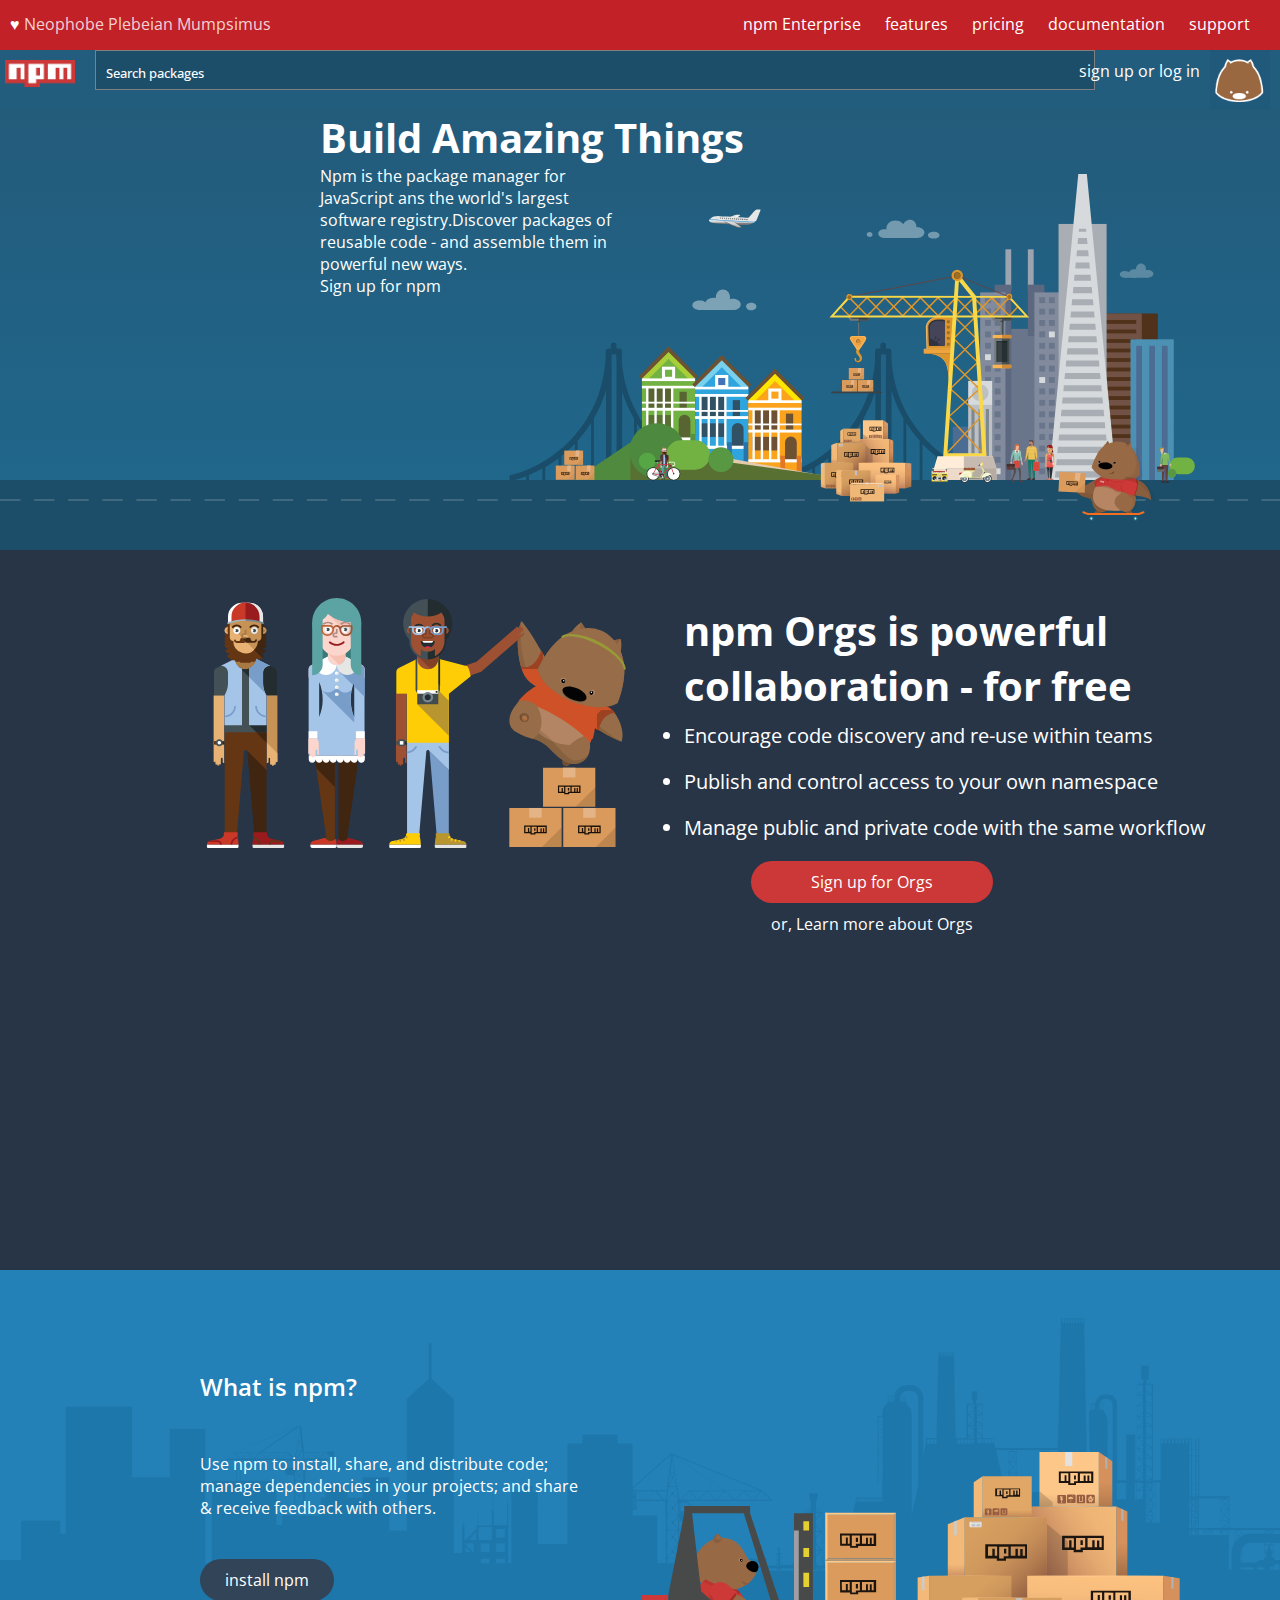
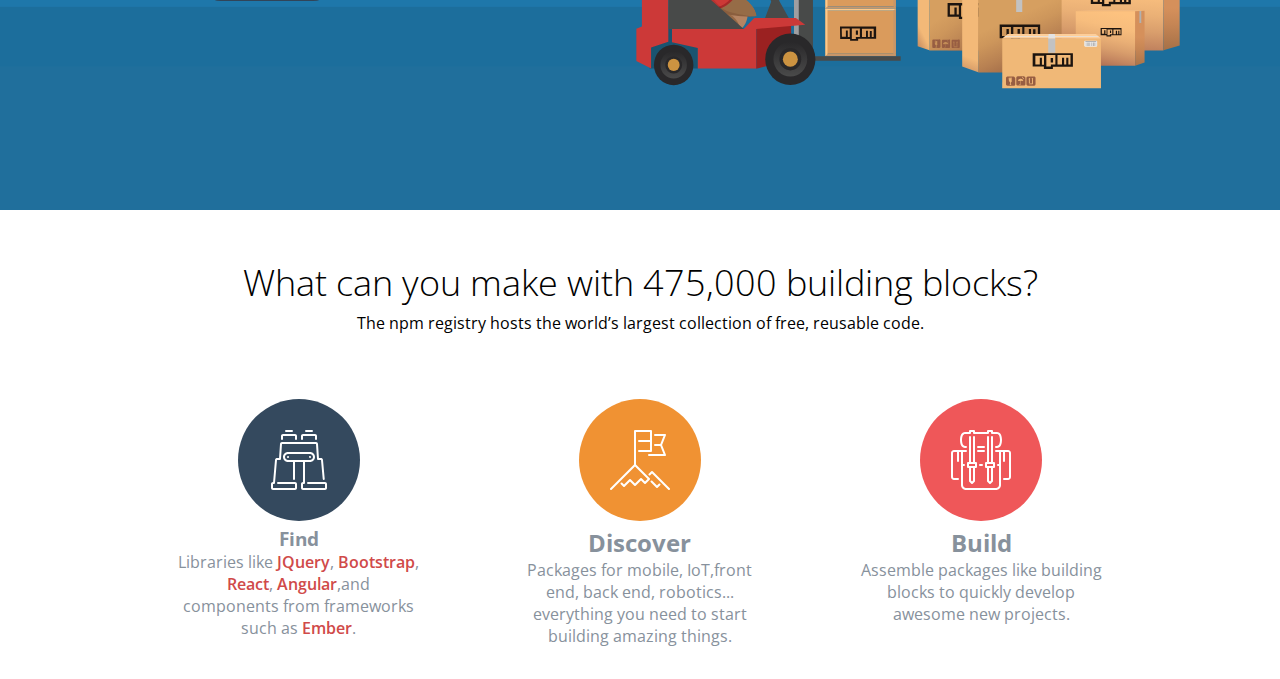
<file: npm clon/index.html>
<!DOCTYPE html>
<html lang="en">
<head>
  <meta charset="UTF-8">
  <meta name="viewport" content="width=device-width, initial-scale=1.0">
  <meta http-equiv="X-UA-Compatible" content="ie=edge">
  <link rel="stylesheet" href="styles.css">
  <link href="https://fonts.googleapis.com/css?family=Open+Sans" rel="stylesheet"> 
  <title>npm</title>
</head>
<body>
  <nav>
    <div class="heart-text">
      <a class="heart" href="#">♥︎</a>
      <span class="acronym">Neophobe Plebeian Mumpsimus</span>
    </div>
    <ul class="top-links">
      <li><a href="#">npm Enterprise</a></li>
      <li><a href="#">features</a></li>
      <li><a href="#">pricing</a></li>
      <li><a href="#">documentation</a></li>
      <li><a href="#">support</a></li>
    </ul>
  </nav>
  <header>
    <div class="search-bar">
      <a href=""><img class="npm-logo inline-block float-left" src="images/npm-logo.png" alt=""> </a>
      <div class="float-left input-container">
        <form action="">
          <input class="margin-rigth" type="search" name="" aria-label="Search packages" placeholder="Search packages">
        </form>
      </div>
      <div class="float-right margin-top-20">
        <img class="float-right bear-logo" src="images/bear-logo.png" alt="" width="60px">
        <a class="no-underline" href="">sign up</a>
        <span>or</span>  
        <a class="no-underline" href="">log in</a></p>
      </div>
      <div class="clearfix"></div>
    </div>
    
    <div id="city">
        <h1 class="font-2-5">Build Amazing Things</h1>
        <p>
          Npm is the package manager for <br> 
          JavaScript ans the world's largest <br>
          software registry.Discover packages of <br>
          reusable code - and assemble them in <br>
          powerful new ways.
        </p>
        <a href="#">Sign up for npm</a>
    </div>
  </header>
  <section id="section-1" class="collaboration">
    <div class="top-3">
      <img src="images/collaboration.svg" alt=" collaboration" class="collaboration-image">
      <div class="float-right collaboration-text center">
        <h2 class="font-2-5">npm Orgs is powerful collaboration - for free</h2>
        <div class="lh">
          <ul class="ul">
            <li class="li">Encourage code discovery and re-use within teams</li>
            <li class="li">Publish and control access to your own namespace</li>
            <li class="li">Manage public and private code with the same workflow</li>
          </ul>
        </div>
        <div class="margin-top text-align collaboration-button-margin">
          <a class="collaboration-button" href="#">Sign up for Orgs</a>
          <p class="margin-top">or, <a href="#">Learn more about Orgs</a></p>
        </div>
      </div>
    </div>
  </section>
  <section id="section-2" class="what-is">
    <div class="absolute what-is-description">
      <h2>What is npm?</h2>
      <p>
        Use npm to install, share, and distribute code; <br> 
        manage dependencies in your projects; and share <br> 
        & receive feedback with others.</p>
      <div>
        <a class="what-is-button" href="#">install npm</a>
      </div>
    </div>
  </section>
  <section id="section-3">
    <div class="center-content what-heading">
      <h2>What can you make with 475,000 building blocks?</h2>
      <p>The npm registry hosts the world’s largest collection of free, reusable code.</p>
    </div>

    <div class="center-content what-logos-items">
      <div class="what-logos ">
        <img src="images/binoculars.svg" alt="">
        <h3>Find</h3>
        <p>Libraries like
          <a href="">JQuery</a>,
          <a href="">Bootstrap</a>,<br>
          <a href="">React</a>,
          <a href="">Angular</a>,and <br> 
          components from frameworks <br> 
          such as <a href="">Ember</a>. 
        </p>
      </div>

      <div class="what-logos">
        <img src="images/mountain-flag.svg" alt="">
        <h2>Discover</h2>
        <p>Packages for mobile, IoT,front <br>
          end, back end, robotics... <br>
          everything you need to start <br> 
          building amazing things.
        </p>
      </div>

      <div class="what-logos">
        <img src="images/backpack.svg" alt="">
        <h2>Build</h2>
        <p>Assemble packages like building <br> 
          blocks to quickly develop <br> 
          awesome new projects.</p>
      </div>
      <div class="clearfix"></div>
    </div>
  </section>
</body>
</html>
</file>
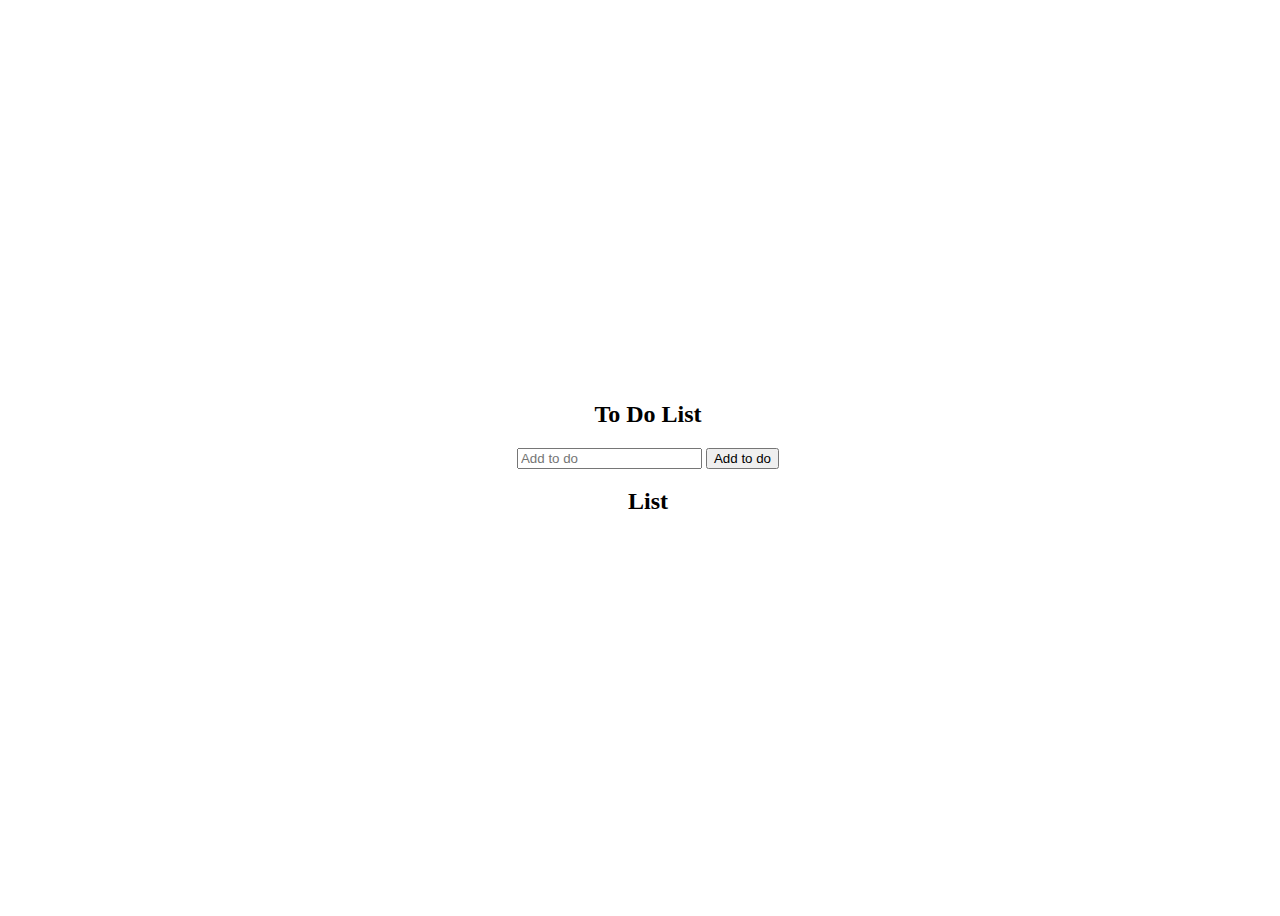
<file: semana-1/day-five/todos/index.html>
<!DOCTYPE html>
<html lang="en">
<head>
  <meta charset="UTF-8">
  <meta name="viewport" content="width=device-width, initial-scale=1.0">
  <meta http-equiv="X-UA-Compatible" content="ie=edge">
  <link rel="stylesheet" href="styles.css">
  <title>Todo list</title>
</head>
<body>
  <div id="container">
    <div id="title">
      <h2>To Do List</h2>
    </div>

    <div class="inputs">
      <input placeholder="Add to do" type="text" id="input">
      <button id="button">Add to do</button>
    </div>

    <div>
      <h2>List</h2>
      <ul id="list"></ul>
    </div>

  </div>
    <script src="main.js"></script>
</body>
</html>
</file>
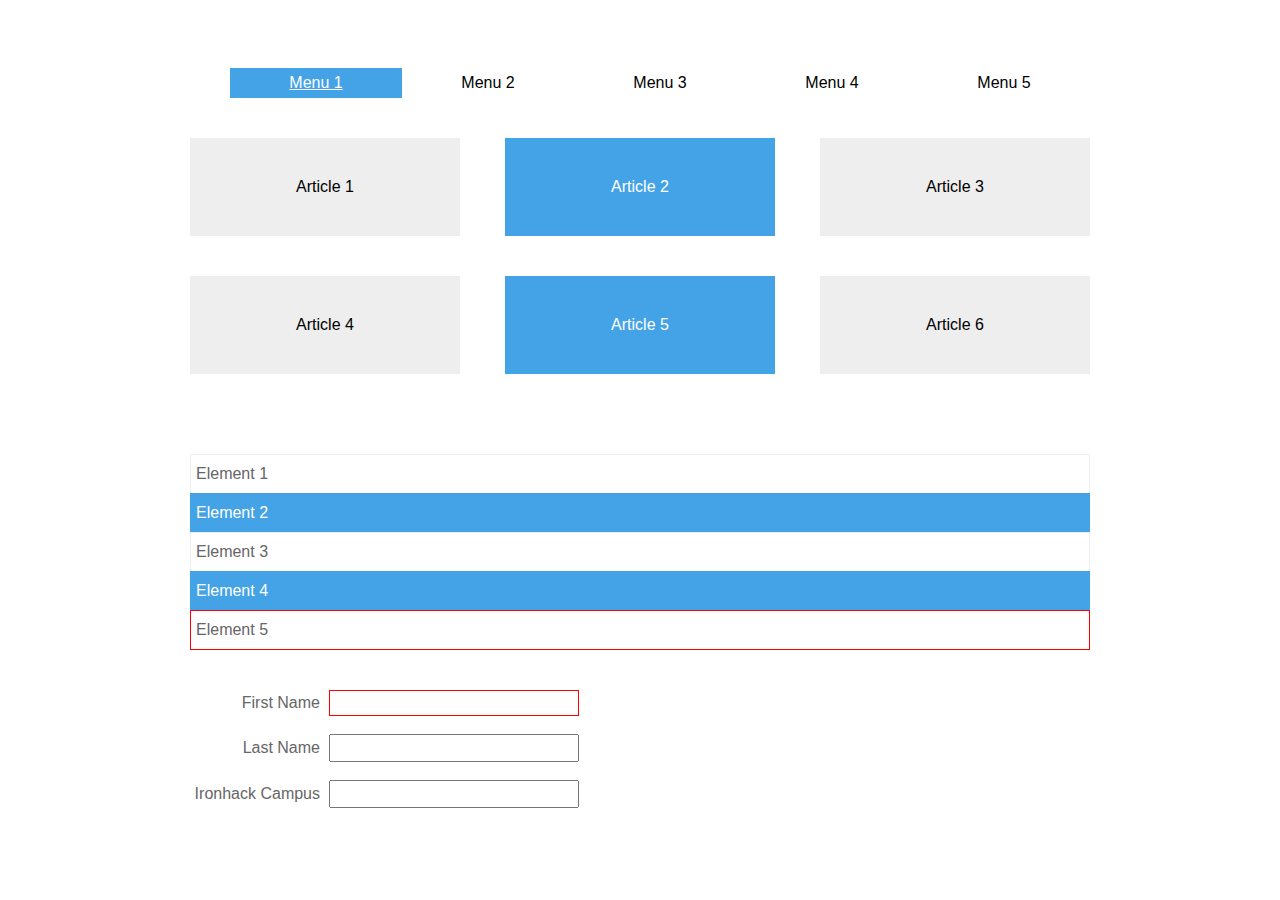
<file: semana-2/day-two/jquery-exercise/index.html>
<!DOCTYPE html>
<html lang="en">
<head>
  <meta charset="UTF-8">
  <title>jQuery | DOM Selectors &amp; CSS Attributes</title>
  <link rel="stylesheet" href="styles.css">
</head>
<body>
  <header class="container">
    <nav id="menu">
      <ul>
        <li>Menu 1</li>
        <li>Menu 2</li>
        <li>Menu 3</li>
        <li>Menu 4</li>
        <li>Menu 5</li>
      </ul>
    </nav>
    <div class="clearfix"></div>
  </header>

  <section class="container">
    <article>
      Article 1
    </article>

    <article>
      Article 2
    </article>

    <article>
      Article 3
    </article>
  </section>

  <section class="container">
    <article>
      Article 4
    </article>

    <article>
      Article 5
    </article>

    <article>
      Article 6
    </article>
  </section>

  <div class="clearfix"></div>

  <div id="list-container" class="container">
    <div class="list-item">
      Element 1
    </div>

    <div class="list-item">
      Element 2
    </div>

    <div class="list-item">
      Element 3
    </div>

    <div class="list-item">
      Element 4
    </div>

    <div class="list-item">
      Element 5
    </div>
  </div>

  <section id="form-container" class="container">
    <form>
      <label for="first-name">First Name</label>
      <input type="text" id="first-name" autofocus><br><br>

      <label for="last-name">Last Name</label>
      <input type="text" id="last-name"><br><br>

      <label for="campus">Ironhack Campus</label>
      <input type="text" id="campus"><br><br>
    </form>
  </section>
  <script src="https://cdnjs.cloudflare.com/ajax/libs/jquery/3.3.1/jquery.min.js"></script>
  <script src="main.js"></script>
</body>
</html>
</file>
<file: npm clon/styles.css>
*{
  margin: 0;
  padding: 0;
  font-family: "Open Sans", sans-serif;
}
nav{
  background-color: #C12127;
  color: rgba(255, 255,255,0.8);
  height: 50px;
}
.heart-text{
  float: left;
  margin-top: 13px;
  margin-left: 10px;
}
header{
  color: white;
  background-color: rgb(32, 101, 136);
  background-image: url(images/city-scape.svg);
  background-size: 100% 100%;
  background-repeat: no-repeat;
  height: 500px;
}
.npm-logo{
  width: 70px;
  margin-top: 10px;
  margin-left: 5px;
}
.bear-logo{
  margin-right: 10px;
  margin-top: -10px;
  margin-left: 10px;
}
form{
  width: 80%;
  margin-left: 20px;
}
form input{
  background-color: #1d4e69;
  width: 82vw;
  letter-spacing: 0px;
  border: none;
  height: 40px;
  padding-top: 6px;
  padding-left: 10px;
  width: calc(82vw - 50px);
  border: 1px solid gray;
}
::placeholder {
  font-weight: 500;
  color: white;
  opacity: 1; 
}
.input-container{
  width: 82%;
}
.margin-top-20{
  margin-top: -30px;
}
#city{
  width: 50%;
  height: 50%;
  margin: 0 auto;
}
.font-2-5{
  font-size: 2.5rem;
}
.lh{
  line-height: 1.5;
}
.ul{
  font-weight: 400;
}
.li{
  padding-top: .5rem;
  padding-bottom: .5rem;
  font-size: 1.25rem;
}
.collaboration{
  background-color: rgb(39, 53, 71);
  color: white;
  height: 80vh;
}
.top-3{
  padding-top: 3rem;
}
.collaboration-image{
  width: 60%;
  height: 250px;
  padding-left: 2rem;
  padding-right: 2rem;
}
.collaboration-text{
  margin-right: 20px;
  margin-top: -250px;
  display: inline-block;
  vertical-align: middle;
  width: 45%;
}
.margin-top{
  margin-top: 20px;
}
.margin-bottom{
  margin-bottom:20px;
}
.margin-rigth{
  margin-right: 20px;
}
.collaboration-button{
  margin: 50px;
  border-radius: 50px;
  padding-top: 10px;
  padding-bottom: 10px;
  padding-right: 60px;
  padding-left: 60px;
  background-color: #cb3837;
  min-width: 500px;
}
.collaboration-button-margin{
  margin-left: -200px;
}
.float-right{
  float: right;
}
.no-underline{
  text-decoration: none;
  color: white;
}

.header-logo{
  width: 70px;
}
nav a{
  color: rgba(255, 255, 255, 0.8);
  text-decoration: none;
}
a{
  text-decoration: none;
}
a:link{
  color: white;
}
a:visited{
  color: white;
}
.search-bar{
  background:#235d7e;
}
.top-links{
  display: inline-block;
  float: right;
  padding: 0;
  margin: 13px 20px 0 0;
}
.top-links li{
  display: inline-block;
  margin: 0 10px;
}
.float-left{
  float: left;
}
#section-2{
  height: 60vh;
}
.what-is-description{
  float: left;
  margin-left: 200px;
  margin-top: 100px;
  color: white;
  width: 40%;
  height: 50%;
}
.what-is{
  background-image: url(images/forklift.svg);
  background-size: cover;
  position: relative;
}
.what-is h2{
  font-weight: 2.25rem;
  font-weight: 600;
}
.what-is p{
  margin-top: 50px;
  margin-bottom: 50px;
  font-weight: 400;
}
.what-is-button{
  border-radius: 50px;
  padding-top: 10px;
  padding-bottom: 10px;
  padding-right: 25px;
  padding-left: 25px;
  background-color: rgb(49, 68, 88);
  min-width: 500px;
}
.absolute{
  position: absolute;
}
.inline-block{
  display: inline-block;
}
.center-content{
  margin: 0 auto;
}
.what-logos{
  text-align: center;
  float: left;
  padding-top: 2rem;
  padding-bottom: 2rem;
  color: rgb(135, 145, 156);
  width: 33.33%;
  height: 33.33%;
}
.what-heading{
  text-align: center;
  margin-top: 2rem;
}
.what-heading h2{
  font-size: 2.25rem;
  padding-top: 1rem;
  padding-bottom: .25rem;
  font-weight: 200;
}
.what-heading p{
  padding-bottom: 2rem;
  line-height: 1.5;
}
.what-logos a{
  color: rgb(208, 74, 73);
  font-weight: 600;
}
.what-logos-items{
  width: 80%;
}
.clearfix{
  clear: both;
}
.text-align{
  text-align: center;
}
</file>
<file: semana-1/day-five/todos/styles.css>
#container{
  width: 100vw;
  height: 100vh;
  display:flex;
  align-items: center;
  justify-content: center;
  flex-direction: column;
}
#list{
  cursor:pointer;
}
</file>
<file: semana-2/day-two/jquery-exercise/styles.css>
body {
  font-family: Arial;
  padding: 20px 0;
}

.clearfix {
  clear: both;
}

.container {
  margin: 40px auto 0;
  width: 900px;
}

#menu ul li {
  cursor: pointer;
  float: left;
  list-style-type: none;
  padding: 6px 0;
  text-align: center;
  width: 20%;
}

#menu ul li.selected {
  background: #43a3e6;
  color: #fff;
  text-decoration: underline;
}

article {
  background: #eee;
  box-sizing: border-box;
  float: left;
  margin-bottom: 40px;
  padding: 40px 0;
  text-align: center;
  width: 30%;
}

article.middle {
  background: #43a3e6;
  color: #fff;
  margin-left: 5%;
  margin-right: 5%;
}

#list-container .list-item {
  border: 1px solid #eee;
  border-bottom: 0;
  box-sizing: border-box;
  color: #666;
  padding: 10px 5px;
}

#list-container .list-item.highlighted {
  background: #43a3e6;
  border-color: #43a3e6;
  color: #fff;
}

#form-container label {
  color: #666;
  display: inline-block;
  margin-right: 5px;
  text-align: right;
  width: 130px;
}

#form-container input {
  box-sizing: border-box;
  font-size: 14px;
  outline: 0;
  padding: 4px;
  width: 250px;
}
</file>
